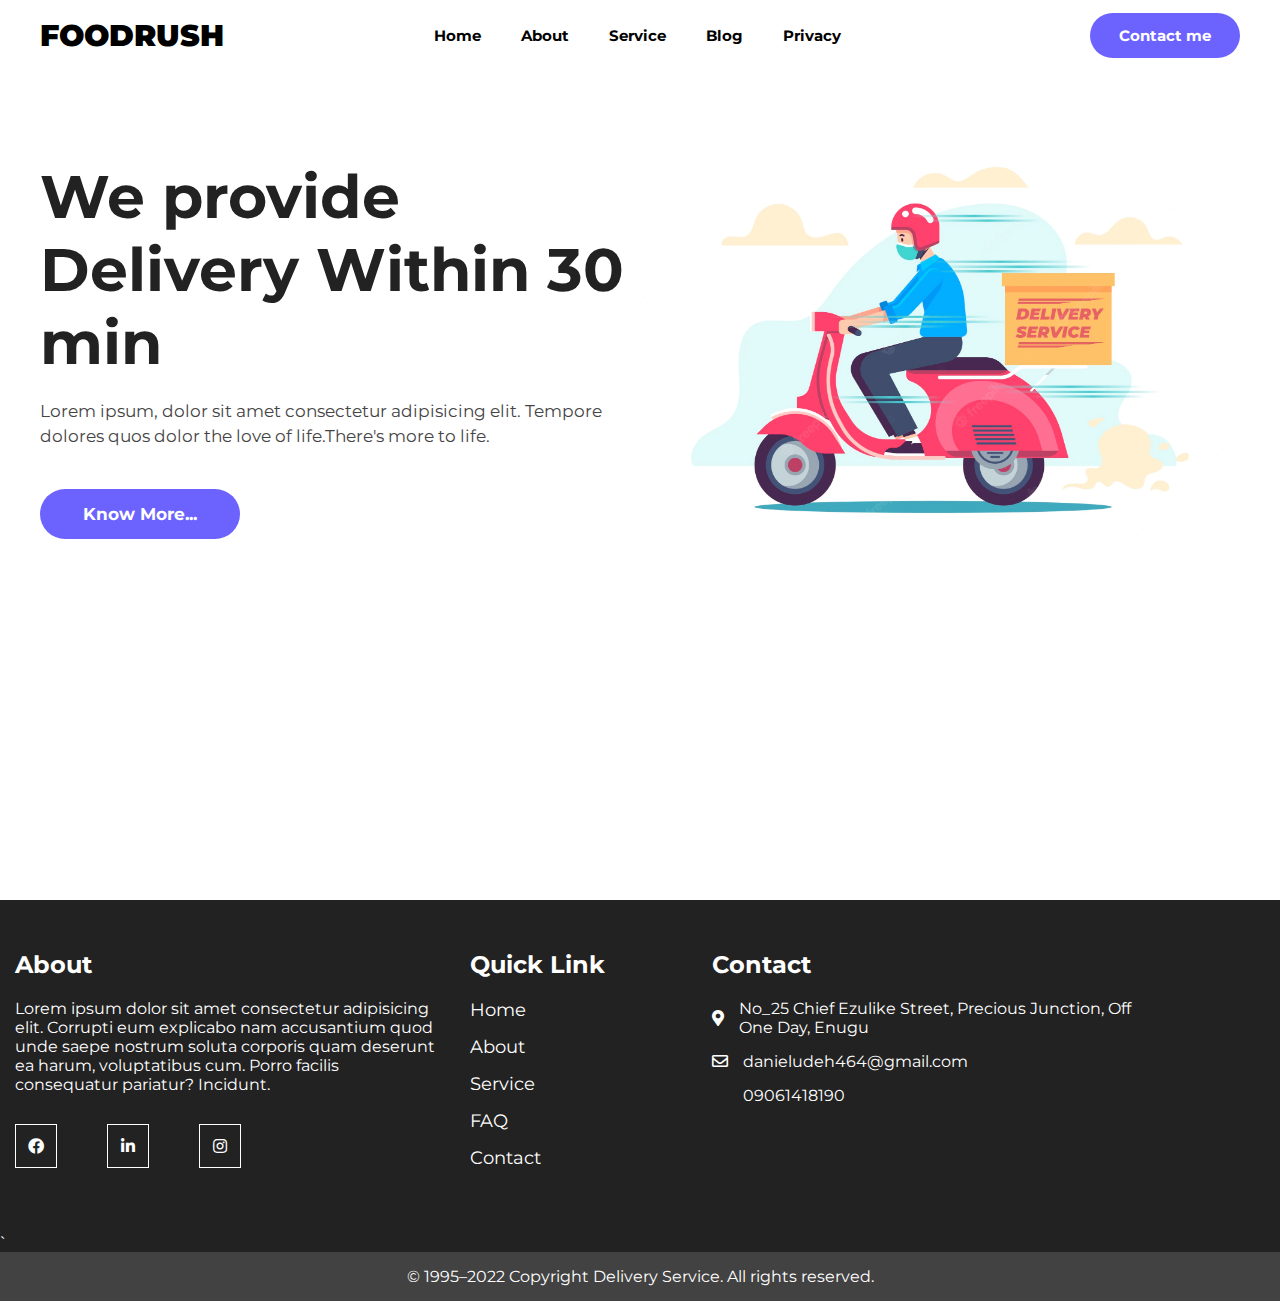
<file: index.html>
<!DOCTYPE html>
<html lang="en">
<head>
    <meta charset="UTF-8">
    <meta http-equiv="X-UA-Compatible" content="IE=edge">
    <meta name="viewport" content="width=device-width, initial-scale=1.0">
    <title>Website Template</title>
    <link rel="stylesheet" href="/app.css">
    <link rel="preconnect" href="https://fonts.googleapis.com">
<link rel="preconnect" href="https://fonts.gstatic.com" crossorigin>
<link href="https://fonts.googleapis.com/css2?family=Heebo&family=Montserrat:wght@300;500;700;900&family=Roboto&family=Sansita+Swashed:wght@300&display=swap" rel="stylesheet">
<link rel="stylesheet" href="https://cdnjs.cloudflare.com/ajax/libs/font-awesome/5.15.1/css/all.min.css">
</head>

   
<body>
   <div class="container-fluid">
       <div class="header">
           <h2 class="logo">FOODRUSH</h2>
           <nav>
               <ul>
                   <li>Home</li>
                   <li>About</li>
                   <li>Service</li>
                   <li>Blog</li>
                   <li>Privacy</li>
               </ul>
           </nav>
           <button class="button">Contact me</button>
       </div>
       <div class="container">
           <div class="content">
             <h2>We provide<br>Delivery Within 30 min</h2>
             <p>Lorem ipsum, dolor sit amet consectetur adipisicing elit. 
                 Tempore dolores quos dolor the love of life.There's more to life.</p>
                 <button class="button">Know More...</button>
           </div>
           <div class="image">
                <img src="/delivery-service-with-masks-concept_23-2148497067.webp" class="man">
           </div>
       </div>
   </div> 
    
   
   <footer>
   <div class="footer-info">
    <div class="footer_width about">
        <h2>About</h2>
        <p>Lorem ipsum dolor sit amet consectetur adipisicing elit. Corrupti eum explicabo nam accusantium quod unde 
            saepe nostrum soluta corporis quam deserunt ea harum, voluptatibus cum. 
            Porro facilis consequatur pariatur? Incidunt.
        </p>
        <div class="social-media">
            <ul>
                <li><a href="#"><i class="fab fa-facebook"></i></a></li>
                <li><a href="#"><i class="fab fa-linkedin-in"></i></a></li>
                <li><a href="#"><i class="fab fa-instagram"></i></a></li>
                
            </ul>
        </div>
    </div>
    <div class="footer_width link">
         <h2>Quick Link</h2>
         <ul>
             <li><a href="#">Home</a></li>
             <li><a href="#">About</a></li>
             <li><a href="#">Service</a></li>
             <li><a href="#">FAQ</a></li>
             <li><a href="#">Contact</a></li>
         </ul>
    </div>
    <div class="footer_width contact">
          <h2>Contact</h2>
          <ul>
              <li>
                  <span><i class="fas fa-map-marker-alt"></i></span>
                  <p>
                      No_25 Chief Ezulike Street, Precious Junction, Off One Day, Enugu
                  </p>
              </li>
              <li>
                 <span><i class="far fa-envelope"></i></span>
                 <a href="">danieludeh464@gmail.com</a>
              </li>
              <li>
                <span><i class="far fa-phone-volume"></i></span>
                <a href="">09061418190</a>
             </li>
          </ul>
    </div>

</div>`
<div class="copy-right">
    <p>© 1995–2022 Copyright Delivery Service. All rights reserved.</p>
</div>
</footer>
</body>
</html>
</file>
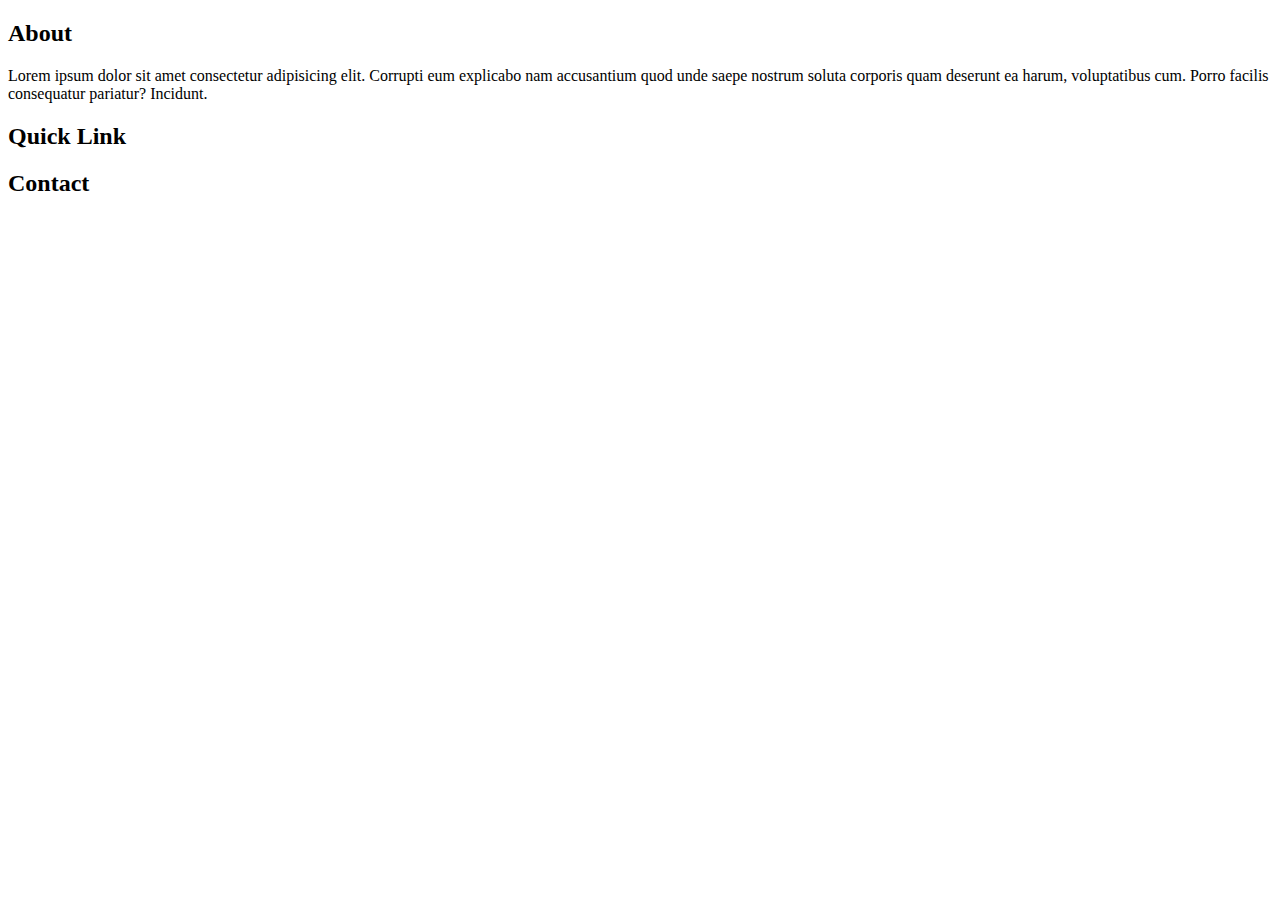
<file: html.html>
<!DOCTYPE html>
<html lang="en">
<head>
    <meta charset="UTF-8">
    <meta http-equiv="X-UA-Compatible" content="IE=edge">
    <meta name="viewport" content="width=device-width, initial-scale=1.0">
    <title>Document</title>
</head>
<body>
    <div class="footer-info">
        <div class="footer-width">
            <h2>About</h2>
            <p>Lorem ipsum dolor sit amet consectetur adipisicing elit. Corrupti eum explicabo nam accusantium quod unde 
                saepe nostrum soluta corporis quam deserunt ea harum, voluptatibus cum. 
                Porro facilis consequatur pariatur? Incidunt.
            </p>
            <div class="social-media">
                <ul>
                    
                </ul>
            </div>
        </div>
        <div class="footer_width link">
             <h2>Quick Link</h2>
        </div>
        <div class="footer_width contact">
              <h2>Contact</h2>
        </div>

    </div>
</body>
</html>
</file>
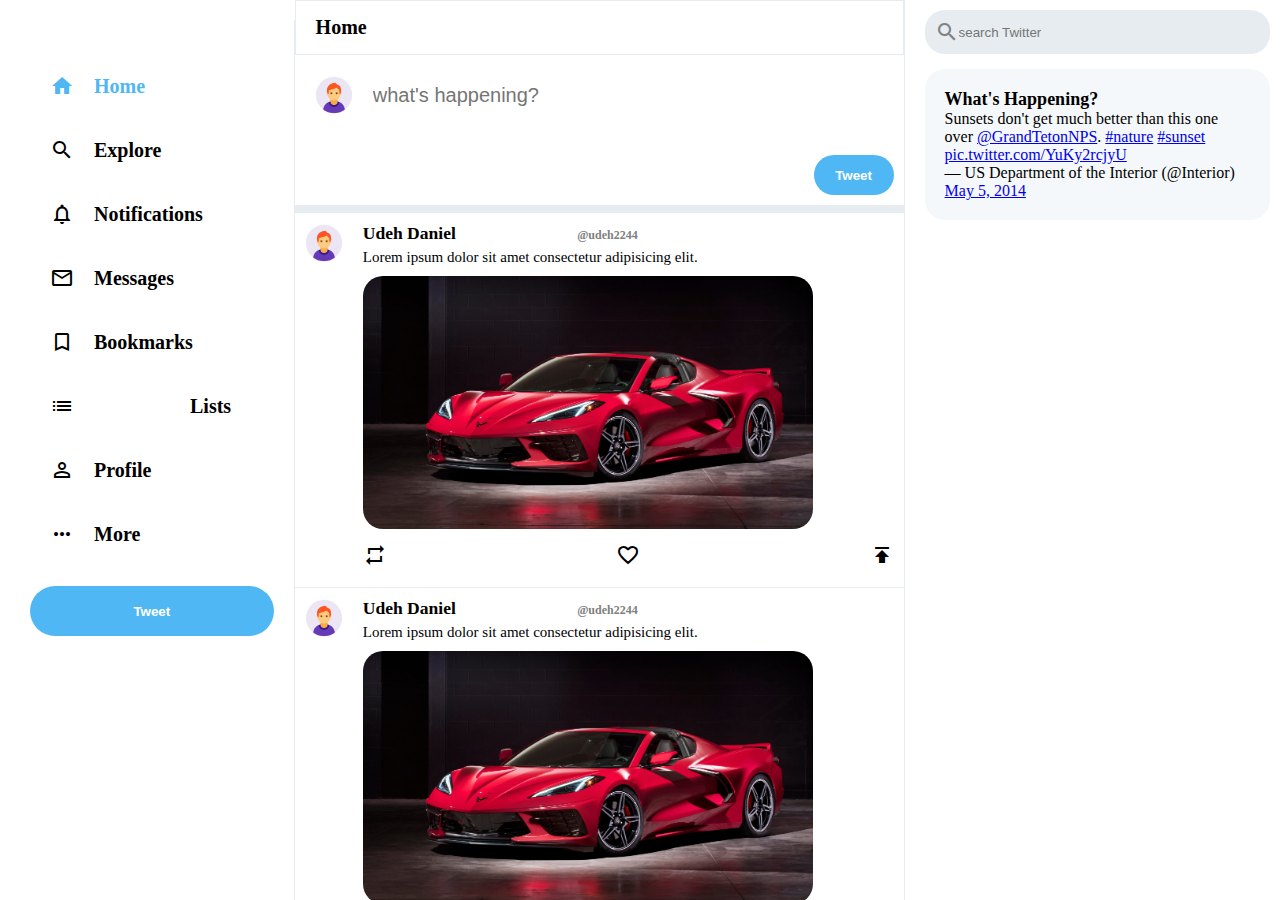
<file: index2.html>
<!DOCTYPE html>
<html lang="en">
<head>
    <meta charset="UTF-8">
    <meta http-equiv="X-UA-Compatible" content="IE=edge">
    <meta name="viewport" content="width=device-width, initial-scale=1.0">
    <title>Twitter Clone</title>
    <link rel="stylesheet" href="/style.css">
    <link href="https://fonts.googleapis.com/icon?family=Material+Icons" rel="stylesheet" />
    <link rel="stylesheet" href="https://cdnjs.cloudflare.com/ajax/libs/font-awesome/5.15.3/css/all.min.css" integrity="sha512-iBBXm8fW90+nuLcSKlbmrPcLa0OT92xO1BIsZ+ywDWZCvqsWgccV3gFoRBv0z+8dLJgyAHIhR35VZc2oM/gI1w==" crossorigin="anonymous" referrerpolicy="no-referrer" />
</head>
<body>
    <!-- sidebar start -->
    <div class="sidebar">
        <i class="fab fa-twitter"></i>
        <div class="sidebarOption active">
            <span class="material-icons">home</span>
            <h2>Home</h2>
        </div>
        <div class="sidebarOption">
            <span class="material-icons">search</span>
            <h2>Explore</h2>
        </div>

        <div class="sidebarOption">
            <span class="material-icons">notifications_none</span>
            <h2>Notifications</h2>
        </div>

        <div class="sidebarOption">
            <span class="material-icons">mail_outline</span>
            <h2>Messages</h2>
        </div>

        <div class="sidebarOption">
            <span class="material-icons">bookmark_border</span>
            <h2>Bookmarks</h2>
        </div>

        <div class="sidebarOption">
            <span class="material-icons">list_alt</span>
            <h2>Lists</h2>
        </div>

        <div class="sidebarOption">
            <span class="material-icons">perm_identity</span>
            <h2>Profile</h2>
        </div>
        
        <div class="sidebarOption">
            <span class="material-icons">more_horiz</span>
            <h2>More</h2>
        </div>
        <button class="sidebar_tweet">Tweet</button>
    </div>
    <!-- sidebar end -->

    <!-- feed start -->
       <div class="feed">
           <div class="feed_header">
               <h2>Home</h2>
           </div>

           <!--tweetbox start-->
           <div class="tweetBox">
               <form>
                   <div class="tweetbox_input">
                       <img src="/258-2582267_circled-user-male-skin-type-1-2-icon-male-user-icon__1_-removebg-preview.png" alt="">
                       <input type="text" placeholder="what's happening?">
                   </div>
                   <button class="tweetBox_tweetButton">Tweet</button>
               </form>
           </div>
           <!--tweetbox end-->

           <!-- post starts -->
           <div class="post">
               <div class="post_avatar">
                   <img src="./258-2582267_circled-user-male-skin-type-1-2-icon-male-user-icon__1_-removebg-preview.png" class="img">
               </div>

               <div class="post_body">
                   <div class="post_header">
                       <div class="post_headerText">
                           <h3>Udeh Daniel
                               <span class="post_headerSpecial">
                                   <span class="material-icons post_badge"> verified </span>@udeh2244
                               </span>
                           </h3>
                       </div>
                       <div class="post_headerDescription">
                           <p>Lorem ipsum dolor sit amet consectetur adipisicing elit.</p>
                       </div>
                   </div>

                   <img src="/0x0.jpg" class="car">
                   <div class="post_footer">
                       <span class="material-icons">repeat</span>
                       <span class="material-icons">favorite_border</span>
                       <span class="material-icons">publish</span>
                   </div>
               </div>
           </div>
           <!-- post ends -->
           
            <!-- post starts -->
            <div class="post">
                <div class="post_avatar">
                    <img src="./258-2582267_circled-user-male-skin-type-1-2-icon-male-user-icon__1_-removebg-preview.png" class="img">
                </div>
 
                <div class="post_body">
                    <div class="post_header">
                        <div class="post_headerText">
                            <h3>Udeh Daniel
                                <span class="post_headerSpecial">
                                    <span class="material-icons post_badge"> verified </span>@udeh2244
                                </span>
                            </h3>
                        </div>
                        <div class="post_headerDescription">
                            <p>Lorem ipsum dolor sit amet consectetur adipisicing elit.</p>
                        </div>
                    </div>
 
                    <img src="/0x0.jpg" class="car">
                    <div class="post_footer">
                        <span class="material-icons">repeat</span>
                        <span class="material-icons">favorite_border</span>
                        <span class="material-icons">publish</span>
                    </div>
                </div>
            </div>
            <!-- post ends -->
            
           
       </div>
    <!-- feed end -->
     <!-- widgets starts -->
     <div class="widgets">
        <div class="widgets_input">
            <span class="material-icons widgets_searchIcon">search</span>
            <input type="text" placeholder="search Twitter">
        </div>
        <div class="widgets_widgetscontainer">
            <h2>What's Happening?</h2>
            <blockquote class="twitter-tweet"><p lang="en" dir="ltr">Sunsets don&#39;t get much better than this one over <a href="https://twitter.com/GrandTetonNPS?ref_src=twsrc%5Etfw">@GrandTetonNPS</a>. <a href="https://twitter.com/hashtag/nature?src=hash&amp;ref_src=twsrc%5Etfw">#nature</a> <a href="https://twitter.com/hashtag/sunset?src=hash&amp;ref_src=twsrc%5Etfw">#sunset</a> <a href="http://t.co/YuKy2rcjyU">pic.twitter.com/YuKy2rcjyU</a></p>&mdash; US Department of the Interior (@Interior) <a href="https://twitter.com/Interior/status/463440424141459456?ref_src=twsrc%5Etfw">May 5, 2014</a></blockquote> <script async src="https://platform.twitter.com/widgets.js" charset="utf-8"></script>
        </div>
    </div>
    <!-- widgets ends -->
</body>
</html>
</file>
<file: app.css>
*{
    padding: 0;
    margin: 0;
    transform: 0.5s;
    font-family:  'Montserrat', sans-serif;;
}
.container-fluid{
    width: 100%;
    height: 100vh;
}
.header{
    width: 1200px;
    height: 70px;
    margin: auto;
    display: flex;
    justify-content: space-between;
    align-items: center;
}
.logo{
    font-size: 30px;
    cursor: pointer;
    font-weight: 900;
    /* font-family:  Verdana, Geneva, Tahoma, sans-serif; */
}
.header nav ul{
    display: flex;
    justify-content: center;
    align-items: center;
    list-style: none;
}
.header nav ul li{
    margin-right: 40px;
    cursor: pointer;
    font-weight: bold;
    font-size: 15px;
}
.header nav ul li:hover{
    color: #6c63ff;
}
.button{
    width: 150px;
    height: 45px;
    font-weight: bold;
    font-size: 15px;
    border: none;
    background-color: #6c63ff;
    color: #fff;
    border-radius: 30px;
    cursor: pointer;
}
.container{
    width: 1200px;
    margin: auto;
    display: flex;
    justify-content: space-between;
    padding-top: 70px;
}
.container h2{
    font-size: 60px;
    color: #222;
    margin-top: 20px;
}
.container p{
    line-height: 25px;
    font-size: 17px;
    color: #444;
    margin-top: 20px;
}
.container .button{
    margin-top: 40px;
    width: 200px;
    height: 50px;
    font-size: 17px;
    background-color: #6c63ff;
}
.man{
    width: 600px;
}














footer {
   background-color: rgb(34, 34, 34); 
   font-family: Open Sans;
   position: relative;
   width: 100%;
   color: #fff;
}
a {
    text-decoration: none;
    transition: .5s;
    color: #fff;
}
ul ,li{
    list-style-type: none;
}
.footer-info{
    width: 90%;
    display: flex;
    padding: 50px 0;
}
.footer-info .footer_width{
    padding: 0 15px;
}
.footer-info h2{
    margin-bottom: 20px;
}
.about , .contact{
    width: 40%;
}
.link{
    width: 20%;
}
.social-media{
    margin-top: 30px;
}
.social-media ul{
    display: flex;
}
.social-media ul li a{
    display: inline-block;
    margin-right: 50px;
    width: 40px;
    height: 30px;
    padding-top: 12px;
    background-color: transparent;
    border: 1px solid #fff;
    text-align: center;
}
.social-media ul li a:hover {
    background-color: #fff;
    color: #000;
}
.link ul li a{
    display: block;
    margin-bottom: 15px;
    font-size: 18px;
}
.link ul li a:hover{
    color: #000;
}
.contact ul li{
    display: flex;
    align-items: center;
    margin-bottom: 15px;
}
.contact ul li span{
    margin-right: 15px;
}
.copy-right{
    padding: 15px 0;
    text-align: center;
    background-color: rgb(66, 66, 66);
}
@media screen and (max-width:992px) {
    
    .about , .contact{
        width: 35%;
    }
    .link{
        width: 30%;
    }

}
@media screen and (max-width:767px) {
    .about , .contact , .link {
        width: 100%;
        margin-bottom: 30px;
    }
    .footer-info{
        flex-direction: column;
    }
}
</file>
<file: style.css>
*{
    padding: 0;
    margin: 0;
    box-sizing: border-box;
}
body{
    --twitter-color: #50b7f5;
    --twitter-background: #e6ecf0;
}

.sidebarOption{
    display: flex;
    align-items: center;
    cursor: pointer;
}

.sidebarOption .material-icons, .fa-twitter {
     padding: 20px;
}
.sidebarOption h2{
    font-weight: 800;
    font-size: 20px;
    margin-right: 20px;
}
.sidebarOption:hover{
    background-color: var(--twitter-background);
    border-radius: 30px;
    color: var(--twitter-color);
    transition: color 100ms ease-out;
}
.sidebarOption.active{
    color: var(--twitter-color);
}
.sidebar_tweet{
    width: 100%;
    background-color: var(--twitter-color);
    border: none;
    color: #fff;
    font-weight: 900;
    border-radius: 30px;
    height: 50px;
    margin-top: 20px;
}
body{
    display: flex;
    height: 100vh;
    margin-left: auto;
    margin-right: auto;
    padding: 0 10px;
}
.sidebar {
    border-right: 1px solid var(--twitter-background);
    flex: 0.2;
    min-width: 250px;
    margin-top: 20px;
    padding-left: 20px;
    padding-right: 20px;
}
.fa-twitter{
    color: var(--twitter-color);
    font-size: 30px;
}

/* feed */
.feed{
    flex: 0.5;
    border-right: 1px solid var(--twitter-background);
    min-width: fit-content;
    overflow-y: scroll;
}
.feed_header{
    position: sticky;
    top: 0;
    background-color: #fff;
    z-index: 100;
    border: 1px solid var(--twitter-background);
    padding: 15px 20px;
}
.feed_header h2{
    font-size: 20px;
    font-weight: 800;
}
.feed::-webkit-scrollbar {
    display: none;
}
.feed{
    -ms-text-overflow-style: none;
    scrollbar-width: none;
}

/* tweet box */
.tweetbox_input img{
    border-radius: 50%;
    height: 40px;
}
.tweetBox{
    padding-bottom: 10px;
    border-bottom: 8px solid var(--twitter-background);
    padding-right: 10px;
}
.tweetBox form{
    display: flex;
    flex-direction: column;
}
.tweetbox_input{
    display: flex;
    padding: 20px;
}
.tweetbox_input input{
    flex: 1;
    margin-left: 20px;
    font-size: 20px;
    border: none;
    outline: none;
}
.tweetBox_tweetButton {
    background-color: var(--twitter-color);
    border: none;
    color: #fff;
    font-weight: 900;
    border-radius: 30px;
    width: 80px;
    height: 40px;
    margin-top: 20px;
    margin-left: auto;
}
 /* .car{
    width: 150px;
}  */
/* post */
.post_avatar img{
    border-radius: 50%;
    height: 40px;
}
.post{
    display: flex;
    align-items: flex-start;
    border-bottom: 1px solid var(--twitter-background);
    padding-bottom: 10px;

}
.post_body img{
    width: 450px;
    object-fit: contain;
    border-radius: 20px;
}
.post_footer{
    display: flex;
    justify-content: space-between;
    margin-top: 10px;
}
.post_badge{
    font-size: 14px !important;
    color: var(--twitter-color);
    margin-right: 5px;
}
.post_headerSpecial {
    font-weight: 600;
    font-size: 12px;
    color: gray;
}
.post_headerText{
    font-size: 15px;
    margin-bottom: 5px;
}
.post_headerDescription{
    margin-bottom: 10px;
    font-size: 15px;
}
.post_body{
    flex: 1;
    padding: 10px;
}
.post_avatar{
    padding: 10px;
}
/* widgets*/
.widgets{
    flex: 0.3;
}
.widgets_input{
   display: flex;
   align-items: center;
   background-color: var(--twitter-background);
   padding: 10px;
   border-radius: 20px;
   margin-top: 10px;
   margin-left: 20px;
}
.widgets_input input{
    border: none;
    background-color: var(--twitter-background);
    outline: none;
}
.widgets_searchIcon{
    color: grey;
}
.widgets_widgetscontainer{
    margin-top: 15px;
    margin-left: 20px;
    padding: 20px;
    background-color: #f5f8fa;
    border-radius: 20px;
}
.widgets_widgetscontainer h2{
    font-size: 18px;
    font-weight: 800;
}
</file>
